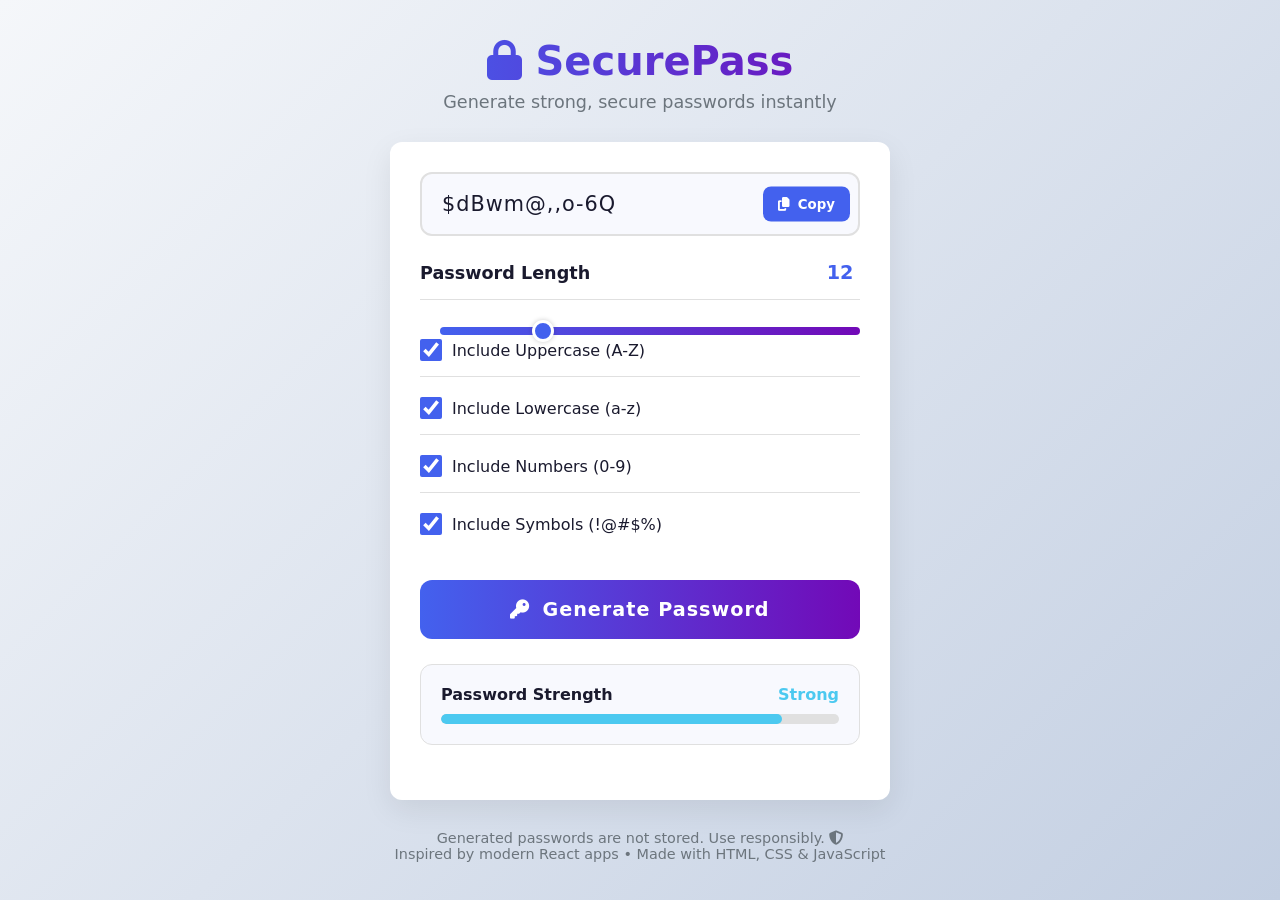
<file: a/index.html>
<!DOCTYPE html>
<html lang="en">
<head>
    <meta charset="UTF-8">
    <meta name="viewport" content="width=device-width, initial-scale=1.0">
    <title>SecurePass - Modern Password Generator</title>
    <link rel="stylesheet" href="https://cdnjs.cloudflare.com/ajax/libs/font-awesome/6.4.0/css/all.min.css">
    <style>
        * {
            margin: 0;
            padding: 0;
            box-sizing: border-box;
            font-family: 'Segoe UI', system-ui, sans-serif;
        }

        :root {
            --primary: #4361ee;
            --primary-dark: #3a56d4;
            --secondary: #7209b7;
            --dark: #1a1a2e;
            --light: #f8f9fa;
            --gray: #6c757d;
            --success: #4cc9f0;
            --danger: #f72585;
            --card-bg: #ffffff;
            --border: #e0e0e0;
            --shadow: 0 10px 30px rgba(0, 0, 0, 0.08);
            --radius: 12px;
        }

        body {
            background: linear-gradient(135deg, #f5f7fa 0%, #c3cfe2 100%);
            min-height: 100vh;
            display: flex;
            justify-content: center;
            align-items: center;
            padding: 20px;
            color: var(--dark);
        }

        .container {
            width: 100%;
            max-width: 500px;
            animation: fadeIn 0.8s ease-out;
        }

        .header {
            text-align: center;
            margin-bottom: 30px;
        }

        .header h1 {
            color: var(--primary);
            font-size: 2.5rem;
            margin-bottom: 8px;
            background: linear-gradient(90deg, var(--primary), var(--secondary));
            -webkit-background-clip: text;
            background-clip: text;
            color: transparent;
            font-weight: 800;
        }

        .header p {
            color: var(--gray);
            font-size: 1.1rem;
        }

        .card {
            background-color: var(--card-bg);
            border-radius: var(--radius);
            box-shadow: var(--shadow);
            padding: 30px;
            transition: transform 0.3s ease;
        }

        .card:hover {
            transform: translateY(-5px);
        }

        .password-display {
            position: relative;
            margin-bottom: 25px;
        }

        .password-field {
            width: 100%;
            padding: 18px 20px;
            font-size: 1.3rem;
            border: 2px solid var(--border);
            border-radius: var(--radius);
            background-color: #f8f9fe;
            color: var(--dark);
            letter-spacing: 1px;
            transition: all 0.3s;
        }

        .password-field:focus {
            outline: none;
            border-color: var(--primary);
            box-shadow: 0 0 0 3px rgba(67, 97, 238, 0.1);
        }

        .copy-btn {
            position: absolute;
            right: 10px;
            top: 50%;
            transform: translateY(-50%);
            background: var(--primary);
            color: white;
            border: none;
            border-radius: 8px;
            padding: 10px 15px;
            cursor: pointer;
            transition: all 0.3s;
            font-weight: 600;
            display: flex;
            align-items: center;
            gap: 8px;
        }

        .copy-btn:hover {
            background: var(--primary-dark);
            transform: translateY(-50%) scale(1.05);
        }

        .copy-btn.copied {
            background: var(--success);
        }

        .options {
            margin-bottom: 30px;
        }

        .option-row {
            display: flex;
            justify-content: space-between;
            align-items: center;
            margin-bottom: 20px;
            padding-bottom: 15px;
            border-bottom: 1px solid var(--border);
        }

        .option-row:last-child {
            border-bottom: none;
        }

        .option-label {
            font-size: 1.1rem;
            font-weight: 600;
            color: var(--dark);
        }

        .slider-container {
            flex-grow: 1;
            margin-left: 20px;
        }

        .slider-value {
            min-width: 40px;
            text-align: center;
            font-weight: 700;
            color: var(--primary);
            font-size: 1.2rem;
        }

        .slider {
            width: 100%;
            height: 8px;
            -webkit-appearance: none;
            appearance: none;
            background: linear-gradient(to right, var(--primary), var(--secondary));
            border-radius: 4px;
            outline: none;
        }

        .slider::-webkit-slider-thumb {
            -webkit-appearance: none;
            appearance: none;
            width: 22px;
            height: 22px;
            border-radius: 50%;
            background: var(--primary);
            cursor: pointer;
            border: 3px solid white;
            box-shadow: 0 0 5px rgba(0,0,0,0.2);
            transition: all 0.2s;
        }

        .slider::-webkit-slider-thumb:hover {
            transform: scale(1.2);
        }

        .checkbox-container {
            display: flex;
            align-items: center;
            gap: 10px;
        }

        .checkbox-label {
            font-size: 1rem;
            color: var(--dark);
        }

        .checkbox {
            width: 22px;
            height: 22px;
            accent-color: var(--primary);
            cursor: pointer;
        }

        .generate-btn {
            width: 100%;
            padding: 18px;
            background: linear-gradient(90deg, var(--primary), var(--secondary));
            color: white;
            border: none;
            border-radius: var(--radius);
            font-size: 1.2rem;
            font-weight: 700;
            cursor: pointer;
            transition: all 0.3s;
            display: flex;
            justify-content: center;
            align-items: center;
            gap: 12px;
            letter-spacing: 1px;
        }

        .generate-btn:hover {
            transform: translateY(-3px);
            box-shadow: 0 10px 20px rgba(67, 97, 238, 0.3);
        }

        .generate-btn:active {
            transform: translateY(0);
        }

        .strength-meter {
            margin-top: 25px;
            padding: 20px;
            background-color: #f8f9fe;
            border-radius: var(--radius);
            border: 1px solid var(--border);
        }

        .strength-label {
            display: flex;
            justify-content: space-between;
            margin-bottom: 10px;
            font-weight: 600;
        }

        .strength-bar {
            height: 10px;
            background-color: #e0e0e0;
            border-radius: 5px;
            overflow: hidden;
        }

        .strength-fill {
            height: 100%;
            width: 0%;
            border-radius: 5px;
            transition: all 0.5s ease;
        }

        .footer {
            text-align: center;
            margin-top: 30px;
            color: var(--gray);
            font-size: 0.9rem;
        }

        .footer a {
            color: var(--primary);
            text-decoration: none;
        }

        .password-history {
            margin-top: 25px;
            max-height: 0;
            overflow: hidden;
            transition: max-height 0.5s ease;
        }

        .password-history.show {
            max-height: 200px;
        }

        .history-title {
            font-weight: 600;
            margin-bottom: 10px;
            color: var(--dark);
            display: flex;
            justify-content: space-between;
            align-items: center;
            cursor: pointer;
        }

        .history-list {
            list-style-type: none;
            max-height: 150px;
            overflow-y: auto;
        }

        .history-item {
            padding: 10px 15px;
            background-color: #f8f9fe;
            border-radius: 8px;
            margin-bottom: 8px;
            display: flex;
            justify-content: space-between;
            align-items: center;
            font-family: monospace;
            border-left: 4px solid var(--primary);
            animation: slideIn 0.3s ease-out;
        }

        .history-item .copy-history {
            background: transparent;
            border: none;
            color: var(--primary);
            cursor: pointer;
            padding: 5px;
            border-radius: 4px;
            transition: all 0.2s;
        }

        .history-item .copy-history:hover {
            background-color: rgba(67, 97, 238, 0.1);
        }

        .notification {
            position: fixed;
            top: 20px;
            right: 20px;
            padding: 15px 20px;
            background: var(--success);
            color: white;
            border-radius: var(--radius);
            box-shadow: var(--shadow);
            transform: translateX(150%);
            transition: transform 0.4s ease;
            z-index: 1000;
            font-weight: 600;
        }

        .notification.show {
            transform: translateX(0);
        }

        @keyframes fadeIn {
            from { opacity: 0; transform: translateY(20px); }
            to { opacity: 1; transform: translateY(0); }
        }

        @keyframes slideIn {
            from { opacity: 0; transform: translateX(-20px); }
            to { opacity: 1; transform: translateX(0); }
        }

        @keyframes pulse {
            0% { transform: scale(1); }
            50% { transform: scale(1.05); }
            100% { transform: scale(1); }
        }

        .pulse {
            animation: pulse 0.5s ease;
        }

        @media (max-width: 600px) {
            .container {
                max-width: 100%;
            }
            
            .card {
                padding: 25px 20px;
            }
            
            .header h1 {
                font-size: 2rem;
            }
            
            .password-field {
                font-size: 1.1rem;
                padding: 15px;
            }
            
            .copy-btn {
                padding: 8px 12px;
                font-size: 0.9rem;
            }
        }
    </style>
</head>
<body>
    <div class="container">
        <div class="header">
            <h1><i class="fas fa-lock"></i> SecurePass</h1>
            <p>Generate strong, secure passwords instantly</p>
        </div>
        
        <div class="card">
            <div class="password-display">
                <input type="text" class="password-field" id="password" readonly>
                <button class="copy-btn" id="copyBtn">
                    <i class="fas fa-copy"></i> Copy
                </button>
            </div>
            
            <div class="options">
                <div class="option-row">
                    <div class="option-label">Password Length</div>
                    <div class="slider-value" id="lengthValue">12</div>
                </div>
                <div class="slider-container">
                    <input type="range" min="6" max="32" value="12" class="slider" id="lengthSlider">
                </div>
                
                <div class="option-row">
                    <div class="checkbox-container">
                        <input type="checkbox" class="checkbox" id="uppercase" checked>
                        <label for="uppercase" class="checkbox-label">Include Uppercase (A-Z)</label>
                    </div>
                </div>
                
                <div class="option-row">
                    <div class="checkbox-container">
                        <input type="checkbox" class="checkbox" id="lowercase" checked>
                        <label for="lowercase" class="checkbox-label">Include Lowercase (a-z)</label>
                    </div>
                </div>
                
                <div class="option-row">
                    <div class="checkbox-container">
                        <input type="checkbox" class="checkbox" id="numbers" checked>
                        <label for="numbers" class="checkbox-label">Include Numbers (0-9)</label>
                    </div>
                </div>
                
                <div class="option-row">
                    <div class="checkbox-container">
                        <input type="checkbox" class="checkbox" id="symbols" checked>
                        <label for="symbols" class="checkbox-label">Include Symbols (!@#$%)</label>
                    </div>
                </div>
            </div>
            
            <button class="generate-btn" id="generateBtn">
                <i class="fas fa-key"></i> Generate Password
            </button>
            
            <div class="strength-meter">
                <div class="strength-label">
                    <span>Password Strength</span>
                    <span id="strengthText">Medium</span>
                </div>
                <div class="strength-bar">
                    <div class="strength-fill" id="strengthFill"></div>
                </div>
            </div>
            
            <div class="password-history" id="passwordHistory">
                <div class="history-title" id="historyToggle">
                    <span>Recent Passwords</span>
                    <i class="fas fa-chevron-down"></i>
                </div>
                <ul class="history-list" id="historyList"></ul>
            </div>
        </div>
        
        <div class="footer">
            <p>Generated passwords are not stored. Use responsibly. <i class="fas fa-shield-alt"></i></p>
            <p>Inspired by modern React apps • Made with HTML, CSS & JavaScript</p>
        </div>
    </div>
    
    <div class="notification" id="notification">
        Password copied to clipboard!
    </div>

    <script>
        // DOM Elements
        const passwordField = document.getElementById('password');
        const copyBtn = document.getElementById('copyBtn');
        const generateBtn = document.getElementById('generateBtn');
        const lengthSlider = document.getElementById('lengthSlider');
        const lengthValue = document.getElementById('lengthValue');
        const uppercaseCheck = document.getElementById('uppercase');
        const lowercaseCheck = document.getElementById('lowercase');
        const numbersCheck = document.getElementById('numbers');
        const symbolsCheck = document.getElementById('symbols');
        const strengthFill = document.getElementById('strengthFill');
        const strengthText = document.getElementById('strengthText');
        const historyToggle = document.getElementById('historyToggle');
        const passwordHistory = document.getElementById('passwordHistory');
        const historyList = document.getElementById('historyList');
        const notification = document.getElementById('notification');

        // Character sets
        const uppercaseChars = 'ABCDEFGHIJKLMNOPQRSTUVWXYZ';
        const lowercaseChars = 'abcdefghijklmnopqrstuvwxyz';
        const numberChars = '0123456789';
        const symbolChars = '!@#$%^&*()_+-=[]{}|;:,.<>?';

        // Password history
        let passwordHistoryArray = [];

        // Initialize
        document.addEventListener('DOMContentLoaded', () => {
            generatePassword();
            updateStrength();
            
            // Load history from localStorage
            const savedHistory = localStorage.getItem('passwordHistory');
            if (savedHistory) {
                passwordHistoryArray = JSON.parse(savedHistory);
                updateHistoryList();
            }
        });

        // Update length value display
        lengthSlider.addEventListener('input', () => {
            lengthValue.textContent = lengthSlider.value;
            generatePassword();
        });

        // Generate password when options change
        [uppercaseCheck, lowercaseCheck, numbersCheck, symbolsCheck].forEach(checkbox => {
            checkbox.addEventListener('change', () => {
                generatePassword();
            });
        });

        // Generate password button
        generateBtn.addEventListener('click', () => {
            generatePassword();
            generateBtn.classList.add('pulse');
            setTimeout(() => generateBtn.classList.remove('pulse'), 500);
        });

        // Copy password to clipboard
        copyBtn.addEventListener('click', () => {
            if (!passwordField.value) return;
            
            navigator.clipboard.writeText(passwordField.value).then(() => {
                // Visual feedback
                copyBtn.innerHTML = '<i class="fas fa-check"></i> Copied!';
                copyBtn.classList.add('copied');
                
                // Show notification
                showNotification('Password copied to clipboard!');
                
                // Reset button after 2 seconds
                setTimeout(() => {
                    copyBtn.innerHTML = '<i class="fas fa-copy"></i> Copy';
                    copyBtn.classList.remove('copied');
                }, 2000);
                
                // Add to history if not already there
                if (!passwordHistoryArray.includes(passwordField.value)) {
                    passwordHistoryArray.unshift(passwordField.value);
                    
                    // Keep only last 5 passwords
                    if (passwordHistoryArray.length > 5) {
                        passwordHistoryArray.pop();
                    }
                    
                    // Save to localStorage
                    localStorage.setItem('passwordHistory', JSON.stringify(passwordHistoryArray));
                    
                    // Update history list
                    updateHistoryList();
                }
            });
        });

        // Toggle history visibility
        historyToggle.addEventListener('click', () => {
            passwordHistory.classList.toggle('show');
            const icon = historyToggle.querySelector('i');
            icon.classList.toggle('fa-chevron-down');
            icon.classList.toggle('fa-chevron-up');
        });

        // Generate password function
        function generatePassword() {
            let length = parseInt(lengthSlider.value);
            let charPool = '';
            let password = '';
            
            // Build character pool based on selected options
            if (uppercaseCheck.checked) charPool += uppercaseChars;
            if (lowercaseCheck.checked) charPool += lowercaseChars;
            if (numbersCheck.checked) charPool += numberChars;
            if (symbolsCheck.checked) charPool += symbolChars;
            
            // If no character types selected, use all
            if (charPool === '') {
                charPool = uppercaseChars + lowercaseChars + numberChars + symbolChars;
                uppercaseCheck.checked = true;
                lowercaseCheck.checked = true;
                numbersCheck.checked = true;
                symbolsCheck.checked = true;
            }
            
            // Generate password
            for (let i = 0; i < length; i++) {
                const randomIndex = Math.floor(Math.random() * charPool.length);
                password += charPool[randomIndex];
            }
            
            passwordField.value = password;
            updateStrength();
        }

        // Update password strength indicator
        function updateStrength() {
            const length = parseInt(lengthSlider.value);
            let score = 0;
            
            // Length score
            if (length >= 8) score += 1;
            if (length >= 12) score += 1;
            if (length >= 16) score += 1;
            if (length >= 20) score += 1;
            
            // Character type score
            const typesSelected = [
                uppercaseCheck.checked,
                lowercaseCheck.checked,
                numbersCheck.checked,
                symbolsCheck.checked
            ].filter(Boolean).length;
            
            score += typesSelected;
            
            // Calculate percentage and set color
            let percentage = (score / 7) * 100;
            let color = '#f72585'; // Red - Weak
            let text = 'Weak';
            
            if (percentage >= 30 && percentage < 60) {
                color = '#ffbe0b'; // Yellow - Medium
                text = 'Medium';
            } else if (percentage >= 60 && percentage < 90) {
                color = '#4cc9f0'; // Light blue - Strong
                text = 'Strong';
            } else if (percentage >= 90) {
                color = '#38b000'; // Green - Very Strong
                text = 'Very Strong';
            }
            
            // Update UI
            strengthFill.style.width = `${percentage}%`;
            strengthFill.style.backgroundColor = color;
            strengthText.textContent = text;
            strengthText.style.color = color;
        }

        // Update password history list
        function updateHistoryList() {
            historyList.innerHTML = '';
            
            if (passwordHistoryArray.length === 0) {
                const li = document.createElement('li');
                li.textContent = 'No passwords generated yet';
                li.style.fontStyle = 'italic';
                li.style.color = 'var(--gray)';
                historyList.appendChild(li);
                return;
            }
            
            passwordHistoryArray.forEach(password => {
                const li = document.createElement('li');
                li.className = 'history-item';
                
                const span = document.createElement('span');
                span.textContent = password;
                
                const copyBtn = document.createElement('button');
                copyBtn.className = 'copy-history';
                copyBtn.innerHTML = '<i class="fas fa-copy"></i>';
                copyBtn.title = 'Copy this password';
                
                copyBtn.addEventListener('click', () => {
                    navigator.clipboard.writeText(password).then(() => {
                        showNotification('Password copied to clipboard!');
                    });
                });
                
                li.appendChild(span);
                li.appendChild(copyBtn);
                historyList.appendChild(li);
            });
        }

        // Show notification
        function showNotification(message) {
            notification.textContent = message;
            notification.classList.add('show');
            
            setTimeout(() => {
                notification.classList.remove('show');
            }, 3000);
        }

        // Generate initial password
        generatePassword();
    </script>
</body>
</html>
</file>
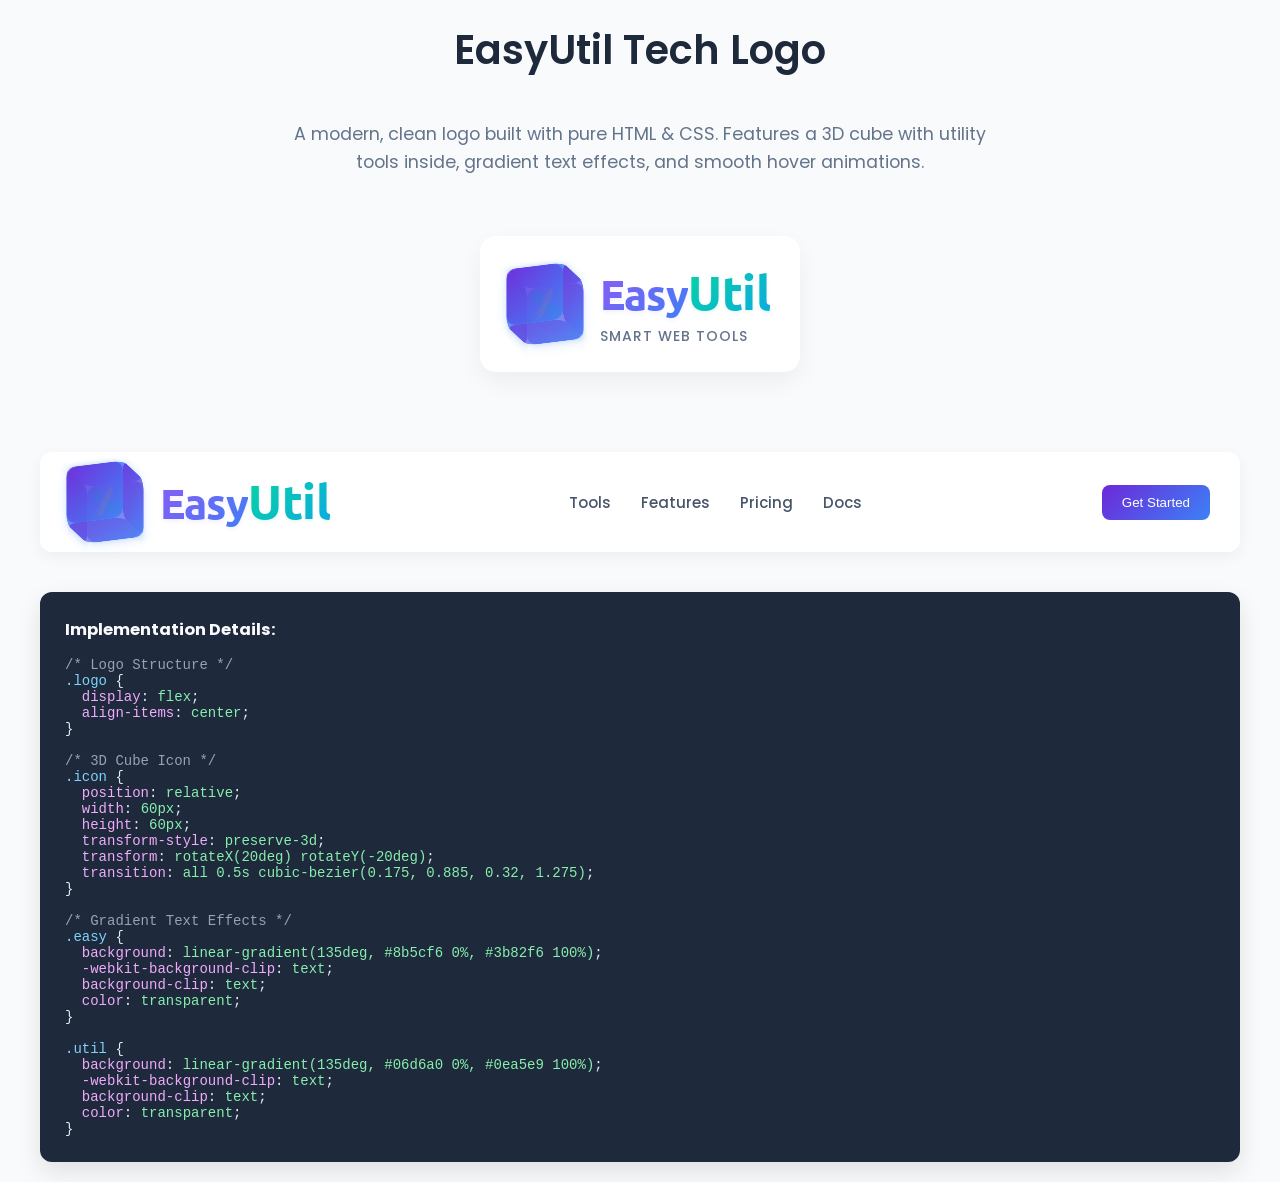
<file: a/logo.html>
<!DOCTYPE html>
<html lang="en">
<head>
    <meta charset="UTF-8">
    <meta name="viewport" content="width=device-width, initial-scale=1.0">
    <title>EasyUtil - Modern Tech Logo</title>
    <link rel="preconnect" href="https://fonts.googleapis.com">
    <link rel="preconnect" href="https://fonts.gstatic.com" crossorigin>
    <link href="https://fonts.googleapis.com/css2?family=Poppins:wght@400;500;600;700&family=Ubuntu:wght@400;500;700&display=swap" rel="stylesheet">
    <style>
        * {
            margin: 0;
            padding: 0;
            box-sizing: border-box;
        }
        
        body {
            display: flex;
            justify-content: center;
            align-items: center;
            min-height: 100vh;
            background-color: #f8fafc;
            font-family: 'Poppins', sans-serif;
            padding: 20px;
        }
        
        .container {
            max-width: 1200px;
            width: 100%;
            text-align: center;
        }
        
        h1 {
            color: #1e293b;
            margin-bottom: 40px;
            font-weight: 600;
            font-size: 2.5rem;
        }
        
        .subtitle {
            color: #64748b;
            margin-bottom: 60px;
            font-size: 1.1rem;
            max-width: 700px;
            margin-left: auto;
            margin-right: auto;
            line-height: 1.6;
        }
        
        /* Logo Container */
        .logo-container {
            display: inline-block;
            padding: 25px 30px;
            background-color: white;
            border-radius: 16px;
            box-shadow: 0 10px 25px rgba(0, 0, 0, 0.05);
            margin-bottom: 40px;
            transition: transform 0.3s ease;
        }
        
        .logo-container:hover {
            transform: translateY(-5px);
        }
        
        /* Logo */
        .logo {
            display: flex;
            align-items: center;
            cursor: pointer;
        }
        
        /* Icon */
        .icon-container {
            position: relative;
            width: 70px;
            height: 70px;
            margin-right: 20px;
            display: flex;
            align-items: center;
            justify-content: center;
        }
        
        /* Main icon shape - cube with tools inside */
        .icon {
            position: relative;
            width: 60px;
            height: 60px;
            transform-style: preserve-3d;
            transform: rotateX(20deg) rotateY(-20deg);
            transition: all 0.5s cubic-bezier(0.175, 0.885, 0.32, 1.275);
        }
        
        .logo:hover .icon {
            transform: rotateX(25deg) rotateY(-25deg) scale(1.05);
        }
        
        /* Cube faces */
        .cube-face {
            position: absolute;
            width: 60px;
            height: 60px;
            background: linear-gradient(135deg, #6d28d9 0%, #3b82f6 100%);
            border-radius: 10px;
            opacity: 0.9;
            box-shadow: 0 4px 12px rgba(59, 130, 246, 0.2);
        }
        
        .front {
            transform: translateZ(30px);
        }
        
        .back {
            transform: translateZ(-30px) rotateY(180deg);
            opacity: 0.7;
        }
        
        .right {
            transform: rotateY(90deg) translateZ(30px);
            opacity: 0.8;
        }
        
        .left {
            transform: rotateY(-90deg) translateZ(30px);
            opacity: 0.8;
        }
        
        .top {
            transform: rotateX(90deg) translateZ(30px);
            opacity: 0.9;
            background: linear-gradient(135deg, #8b5cf6 0%, #3b82f6 100%);
        }
        
        .bottom {
            transform: rotateX(-90deg) translateZ(30px);
            opacity: 0.7;
        }
        
        /* Utility tools inside the cube */
        .tools {
            position: absolute;
            top: 50%;
            left: 50%;
            transform: translate(-50%, -50%);
            width: 40px;
            height: 40px;
            z-index: 2;
        }
        
        .wrench {
            position: absolute;
            width: 25px;
            height: 8px;
            background-color: #06d6a0;
            border-radius: 4px;
            top: 50%;
            left: 50%;
            transform: translate(-50%, -50%) rotate(45deg);
            box-shadow: 0 0 8px rgba(6, 214, 160, 0.4);
        }
        
        .wrench::before {
            content: '';
            position: absolute;
            width: 12px;
            height: 12px;
            border-radius: 50%;
            background-color: #06d6a0;
            top: -2px;
            left: -6px;
        }
        
        .wrench::after {
            content: '';
            position: absolute;
            width: 8px;
            height: 8px;
            border-radius: 50%;
            border: 2px solid #06d6a0;
            top: -4px;
            right: -8px;
        }
        
        .lightning {
            position: absolute;
            width: 6px;
            height: 20px;
            background-color: #fbbf24;
            top: 10px;
            left: 17px;
            transform: rotate(25deg);
            box-shadow: 0 0 8px rgba(251, 191, 36, 0.5);
        }
        
        .lightning::before {
            content: '';
            position: absolute;
            width: 0;
            height: 0;
            border-left: 4px solid transparent;
            border-right: 4px solid transparent;
            border-bottom: 8px solid #fbbf24;
            top: -8px;
            left: -1px;
        }
        
        .lightning::after {
            content: '';
            position: absolute;
            width: 0;
            height: 0;
            border-left: 4px solid transparent;
            border-right: 4px solid transparent;
            border-top: 8px solid #fbbf24;
            bottom: -8px;
            left: -1px;
        }
        
        /* Text */
        .text-container {
            display: flex;
            flex-direction: column;
            align-items: flex-start;
        }
        
        .logo-text {
            display: flex;
            align-items: baseline;
            margin-bottom: 4px;
        }
        
        .easy {
            font-family: 'Ubuntu', sans-serif;
            font-size: 42px;
            font-weight: 700;
            background: linear-gradient(135deg, #8b5cf6 0%, #3b82f6 100%);
            -webkit-background-clip: text;
            background-clip: text;
            color: transparent;
            letter-spacing: -0.5px;
            text-shadow: 0 2px 4px rgba(139, 92, 246, 0.1);
        }
        
        .util {
            font-family: 'Ubuntu', sans-serif;
            font-size: 48px;
            font-weight: 700;
            background: linear-gradient(135deg, #06d6a0 0%, #0ea5e9 100%);
            -webkit-background-clip: text;
            background-clip: text;
            color: transparent;
            letter-spacing: -0.5px;
            text-shadow: 0 2px 4px rgba(6, 214, 160, 0.1);
        }
        
        .tagline {
            font-family: 'Poppins', sans-serif;
            font-size: 14px;
            font-weight: 500;
            color: #64748b;
            letter-spacing: 1px;
            text-transform: uppercase;
        }
        
        /* Demo header */
        .demo-header {
            width: 100%;
            background: white;
            border-radius: 12px;
            padding: 15px 30px;
            margin-top: 40px;
            box-shadow: 0 5px 15px rgba(0, 0, 0, 0.05);
            display: flex;
            justify-content: space-between;
            align-items: center;
        }
        
        .demo-nav {
            display: flex;
            gap: 30px;
        }
        
        .demo-nav a {
            text-decoration: none;
            color: #475569;
            font-weight: 500;
            font-size: 15px;
            transition: color 0.2s;
        }
        
        .demo-nav a:hover {
            color: #3b82f6;
        }
        
        .demo-btn {
            background: linear-gradient(135deg, #6d28d9 0%, #3b82f6 100%);
            color: white;
            border: none;
            padding: 10px 20px;
            border-radius: 8px;
            font-weight: 500;
            cursor: pointer;
            transition: all 0.3s;
        }
        
        .demo-btn:hover {
            transform: translateY(-2px);
            box-shadow: 0 5px 15px rgba(59, 130, 246, 0.3);
        }
        
        /* Responsive */
        @media (max-width: 768px) {
            .logo {
                flex-direction: column;
                align-items: center;
            }
            
            .icon-container {
                margin-right: 0;
                margin-bottom: 15px;
            }
            
            .text-container {
                align-items: center;
            }
            
            .easy, .util {
                font-size: 36px;
            }
            
            .demo-header {
                flex-direction: column;
                gap: 15px;
                padding: 20px;
            }
            
            .demo-nav {
                gap: 20px;
            }
        }
        
        @media (max-width: 480px) {
            .easy, .util {
                font-size: 30px;
            }
            
            .icon-container {
                width: 60px;
                height: 60px;
            }
            
            .icon {
                width: 50px;
                height: 50px;
            }
            
            .cube-face {
                width: 50px;
                height: 50px;
            }
            
            .front {
                transform: translateZ(25px);
            }
            
            .back {
                transform: translateZ(-25px) rotateY(180deg);
            }
            
            .right {
                transform: rotateY(90deg) translateZ(25px);
            }
            
            .left {
                transform: rotateY(-90deg) translateZ(25px);
            }
            
            .top {
                transform: rotateX(90deg) translateZ(25px);
            }
            
            .bottom {
                transform: rotateX(-90deg) translateZ(25px);
            }
            
            .tools {
                width: 35px;
                height: 35px;
            }
        }
        
        /* Code display */
        .code-container {
            background: #1e293b;
            border-radius: 12px;
            padding: 25px;
            margin-top: 40px;
            text-align: left;
            color: #e2e8f0;
            font-family: monospace;
            font-size: 14px;
            overflow-x: auto;
            box-shadow: 0 10px 25px rgba(0, 0, 0, 0.1);
        }
        
        .code-container h3 {
            color: #f8fafc;
            margin-bottom: 15px;
            font-family: 'Poppins', sans-serif;
        }
        
        .code-comment {
            color: #94a3b8;
        }
        
        .code-selector {
            color: #7dd3fc;
        }
        
        .code-property {
            color: #f0abfc;
        }
        
        .code-value {
            color: #86efac;
        }
    </style>
</head>
<body>
    <div class="container">
        <h1>EasyUtil Tech Logo</h1>
        <p class="subtitle">A modern, clean logo built with pure HTML & CSS. Features a 3D cube with utility tools inside, gradient text effects, and smooth hover animations.</p>
        
        <div class="logo-container">
            <div class="logo">
                <div class="icon-container">
                    <div class="icon">
                        <div class="cube-face front"></div>
                        <div class="cube-face back"></div>
                        <div class="cube-face right"></div>
                        <div class="cube-face left"></div>
                        <div class="cube-face top"></div>
                        <div class="cube-face bottom"></div>
                        <div class="tools">
                            <div class="wrench"></div>
                            <div class="lightning"></div>
                        </div>
                    </div>
                </div>
                
                <div class="text-container">
                    <div class="logo-text">
                        <div class="easy">Easy</div>
                        <div class="util">Util</div>
                    </div>
                    <div class="tagline">Smart Web Tools</div>
                </div>
            </div>
        </div>
        
        <div class="demo-header">
            <div class="logo">
                <div class="icon-container">
                    <div class="icon">
                        <div class="cube-face front"></div>
                        <div class="cube-face back"></div>
                        <div class="cube-face right"></div>
                        <div class="cube-face left"></div>
                        <div class="cube-face top"></div>
                        <div class="cube-face bottom"></div>
                        <div class="tools">
                            <div class="wrench"></div>
                            <div class="lightning"></div>
                        </div>
                    </div>
                </div>
                
                <div class="text-container">
                    <div class="logo-text">
                        <div class="easy">Easy</div>
                        <div class="util">Util</div>
                    </div>
                </div>
            </div>
            
            <div class="demo-nav">
                <a href="#">Tools</a>
                <a href="#">Features</a>
                <a href="#">Pricing</a>
                <a href="#">Docs</a>
            </div>
            
            <button class="demo-btn">Get Started</button>
        </div>
        
        <div class="code-container">
            <h3>Implementation Details:</h3>
            <pre><code><span class="code-comment">/* Logo Structure */</span>
<span class="code-selector">.logo</span> {
  <span class="code-property">display</span>: <span class="code-value">flex</span>;
  <span class="code-property">align-items</span>: <span class="code-value">center</span>;
}

<span class="code-comment">/* 3D Cube Icon */</span>
<span class="code-selector">.icon</span> {
  <span class="code-property">position</span>: <span class="code-value">relative</span>;
  <span class="code-property">width</span>: <span class="code-value">60px</span>;
  <span class="code-property">height</span>: <span class="code-value">60px</span>;
  <span class="code-property">transform-style</span>: <span class="code-value">preserve-3d</span>;
  <span class="code-property">transform</span>: <span class="code-value">rotateX(20deg) rotateY(-20deg)</span>;
  <span class="code-property">transition</span>: <span class="code-value">all 0.5s cubic-bezier(0.175, 0.885, 0.32, 1.275)</span>;
}

<span class="code-comment">/* Gradient Text Effects */</span>
<span class="code-selector">.easy</span> {
  <span class="code-property">background</span>: <span class="code-value">linear-gradient(135deg, #8b5cf6 0%, #3b82f6 100%)</span>;
  <span class="code-property">-webkit-background-clip</span>: <span class="code-value">text</span>;
  <span class="code-property">background-clip</span>: <span class="code-value">text</span>;
  <span class="code-property">color</span>: <span class="code-value">transparent</span>;
}

<span class="code-selector">.util</span> {
  <span class="code-property">background</span>: <span class="code-value">linear-gradient(135deg, #06d6a0 0%, #0ea5e9 100%)</span>;
  <span class="code-property">-webkit-background-clip</span>: <span class="code-value">text</span>;
  <span class="code-property">background-clip</span>: <span class="code-value">text</span>;
  <span class="code-property">color</span>: <span class="code-value">transparent</span>;
}</code></pre>
        </div>
    </div>

    <script>
        // Add interactive hover effect on logo
        document.querySelector('.logo').addEventListener('mouseenter', function() {
            const icon = document.querySelector('.icon');
            icon.style.transform = 'rotateX(25deg) rotateY(-25deg) scale(1.05)';
        });
        
        document.querySelector('.logo').addEventListener('mouseleave', function() {
            const icon = document.querySelector('.icon');
            icon.style.transform = 'rotateX(20deg) rotateY(-20deg) scale(1)';
        });
    </script>
</body>
</html>
</file>
